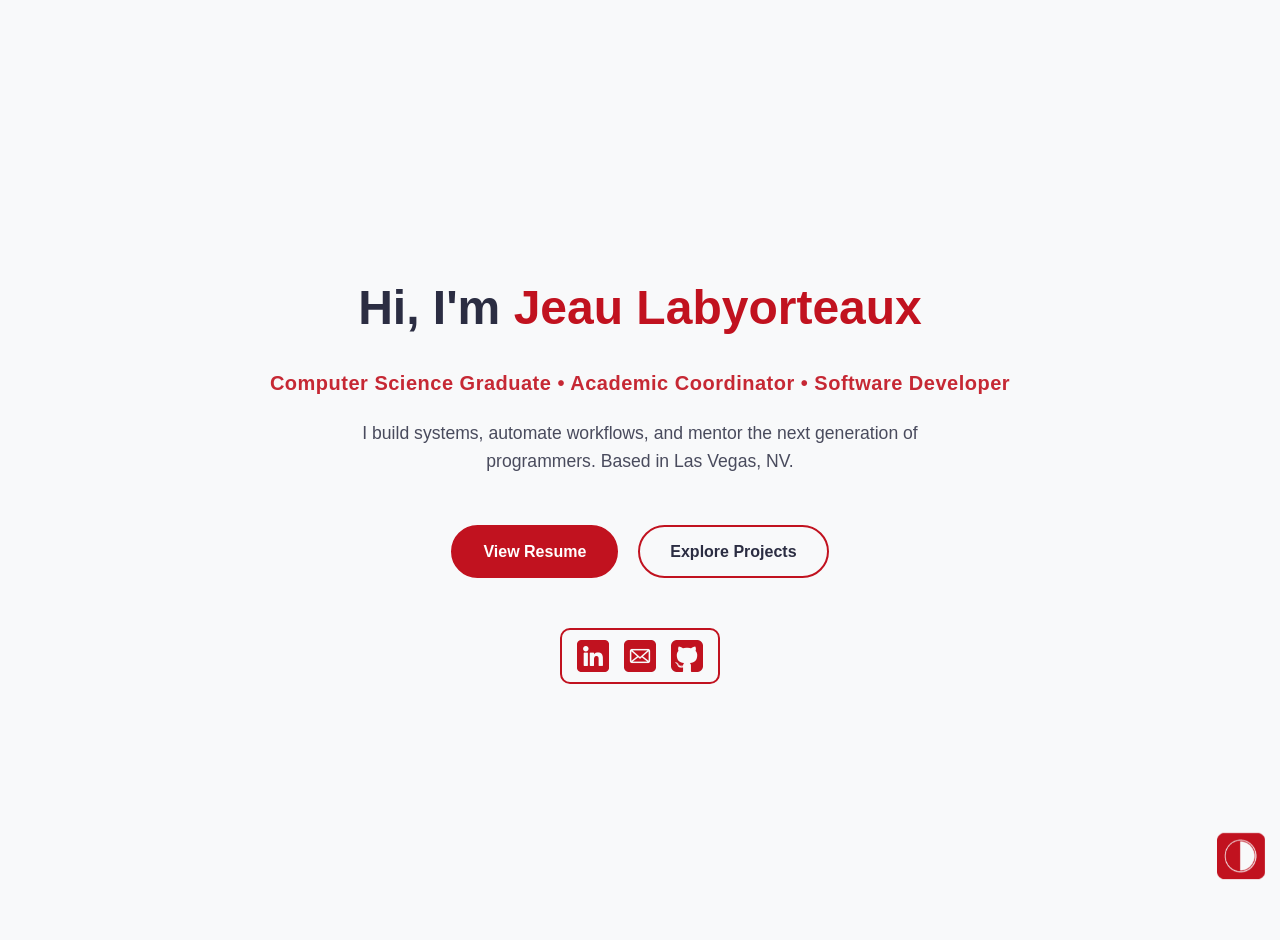
<file: index.html>
<!DOCTYPE html>
<html lang="en">

<head>
  <meta name="viewport" content="width=device-width, initial-scale=1.0" charset="UTF-8">
  <title>Jeau Labyorteaux | Portfolio</title>
  <script>
        const savedTheme = localStorage.getItem('theme');
        const systemPrefersDark = window.matchMedia('(prefers-color-scheme: dark)').matches;
        
        if (savedTheme === 'dark' || (!savedTheme && systemPrefersDark)) {
            document.documentElement.classList.add('dark-mode');
        }
  </script>
  
  <link rel="stylesheet" href="css/style.css">
</head>

<body class="landing-page">
<div class="landing-container">
  
  <header class="hero">
    <h1 class="hero-title">Hi, I'm <span class="highlight">Jeau Labyorteaux</span></h1>
    <p class="hero-subtitle">
      Computer Science Graduate • Academic Coordinator • Software Developer
    </p>
    <p class="hero-description">
      I build systems, automate workflows, and mentor the next generation of programmers. 
      Based in Las Vegas, NV.
    </p>
  </header>

  <div class="cta-container">
    <a href="resume.html" class="btn btn-primary">View Resume</a>
    <a href="projects.html" class="btn btn-secondary">Explore Projects</a>
  </div>

  <footer class="landing-footer">
    <div class="contact-info">
      <a href="https://www.linkedin.com/in/jeau-labyorteaux-8024b3222" target="_blank"><img src="assets/images/linkedin.png" alt="LinkedIn"></a>
      <a href="mailto:jeau711@gmail.com" target="_blank"><img src="assets/images/mail.png" alt="Email"></a>
      <a href="https://github.com/JeauLabyorteaux" target="_blank"><img src="assets/images/github.png" alt="GitHub"></a>
    </div>
  </footer>

</div>

<script src="js/script.js"></script>
</body>
</html>
</file>
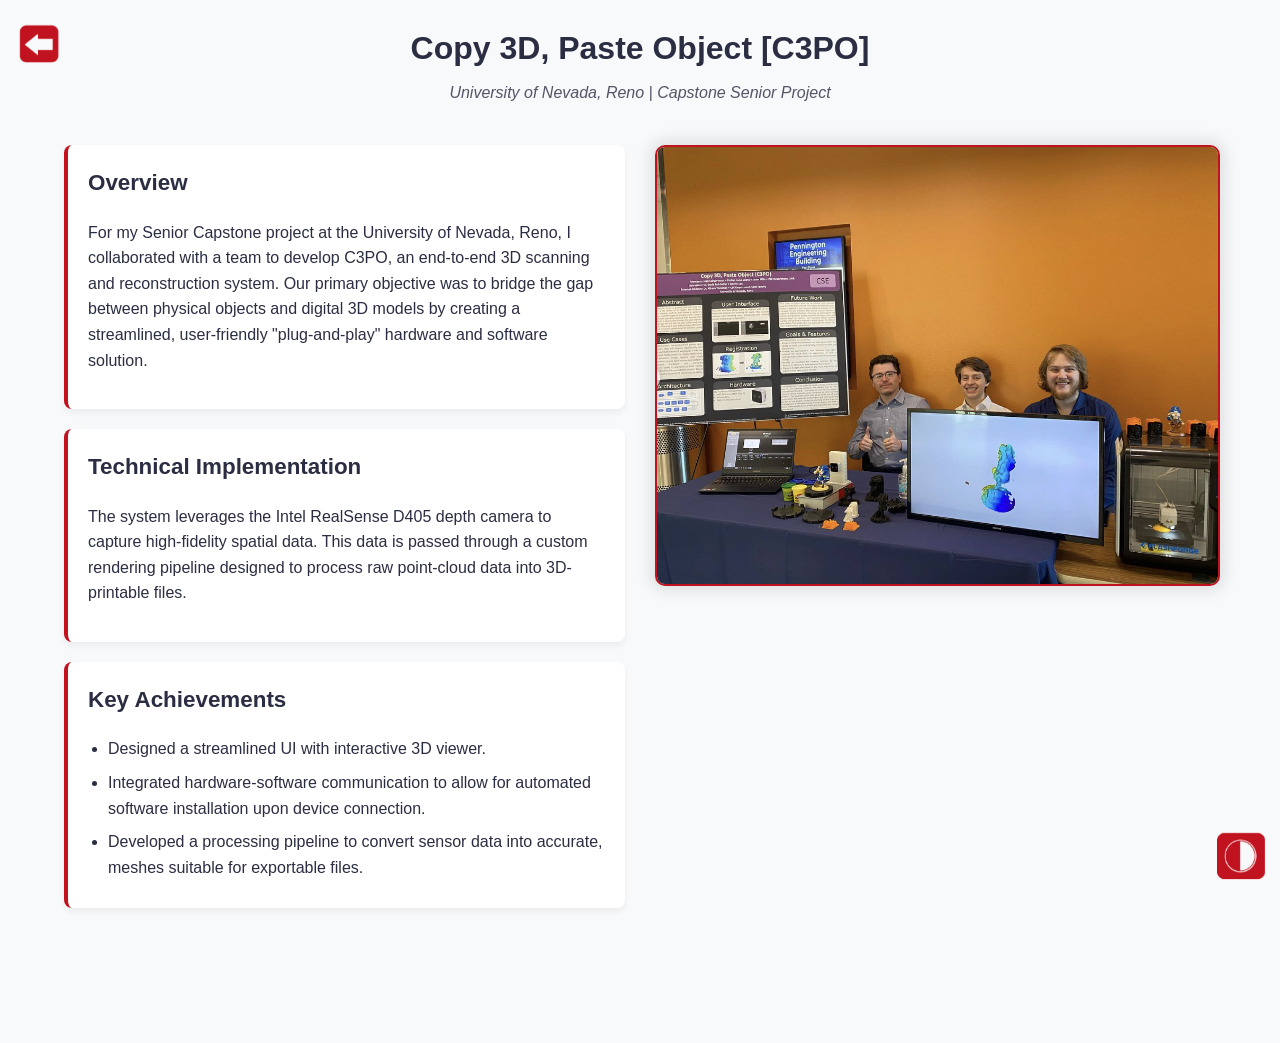
<file: c3po.html>
<!DOCTYPE html>
<html lang="en">
<head>
    <meta charset="UTF-8">
    <meta name="viewport" content="width=device-width, initial-scale=1.0">
    <script>
        const savedTheme = localStorage.getItem('theme');
        const systemPrefersDark = window.matchMedia('(prefers-color-scheme: dark)').matches;
        
        if (savedTheme === 'dark' || (!savedTheme && systemPrefersDark)) {
            document.documentElement.classList.add('dark-mode');
        }
    </script>
    <style>
        .image-me{
            opacity: 0;
            }
    </style>
    <link rel="stylesheet" href="css/style.css">
    <title>C3PO</title>
</head>
<body class="project-page">
    <button class="theme-toggle" id="back-to-home">
  <img src="assets/images/back.png" class="back-icon" alt="Go Back to Home">
</button>
    <header>
    <h1>Copy 3D, Paste Object [C3PO]</h1>
    <p>University of Nevada, Reno | Capstone Senior Project</p>
    </header>
    <div class="project-layout">
        <div class="project-column">
            <div class="project-info-card">
                <h2>Overview</h2>
                <p>
                    For my Senior Capstone project at the University of Nevada, Reno, I collaborated with a team to develop C3PO, an end-to-end 3D scanning and reconstruction system. 
                    Our primary objective was to bridge the gap between physical objects and digital 3D models by creating a streamlined, user-friendly "plug-and-play" hardware and software solution.
                </p>
            </div>

            <div class="project-info-card">
                <h2>Technical Implementation</h2>
                <p>
                    The system leverages the Intel RealSense D405 depth camera to capture high-fidelity spatial data. 
                    This data is passed through a custom rendering pipeline designed to process raw point-cloud data into 3D-printable files. 
                </p>
            </div>

            <div class="project-info-card">
                <h2>Key Achievements</h2>
                <ul> 
                    <li>Designed a streamlined UI with interactive 3D viewer.</li> 
                    <li>Integrated hardware-software communication to allow for automated software installation upon device connection.</li>
                    <li>Developed a processing pipeline to convert sensor data into accurate, meshes suitable for exportable files.</li>
                </ul>
            </div>
        </div>
        <div class="project-column">
            <div class="group-pic">
                <img src="assets/images/c3po_original.png" alt="C3PO Innovation Day 2023 Group Photo" class="image-default">
                <img src="assets/images/c3po_me.png" alt="C3PO Innovation Day 2023 Group Photo ME" class="image-me">
            </div>
        </div>
    </div>
    
<script src="js/script.js"></script>
</body>
</html>
</file>
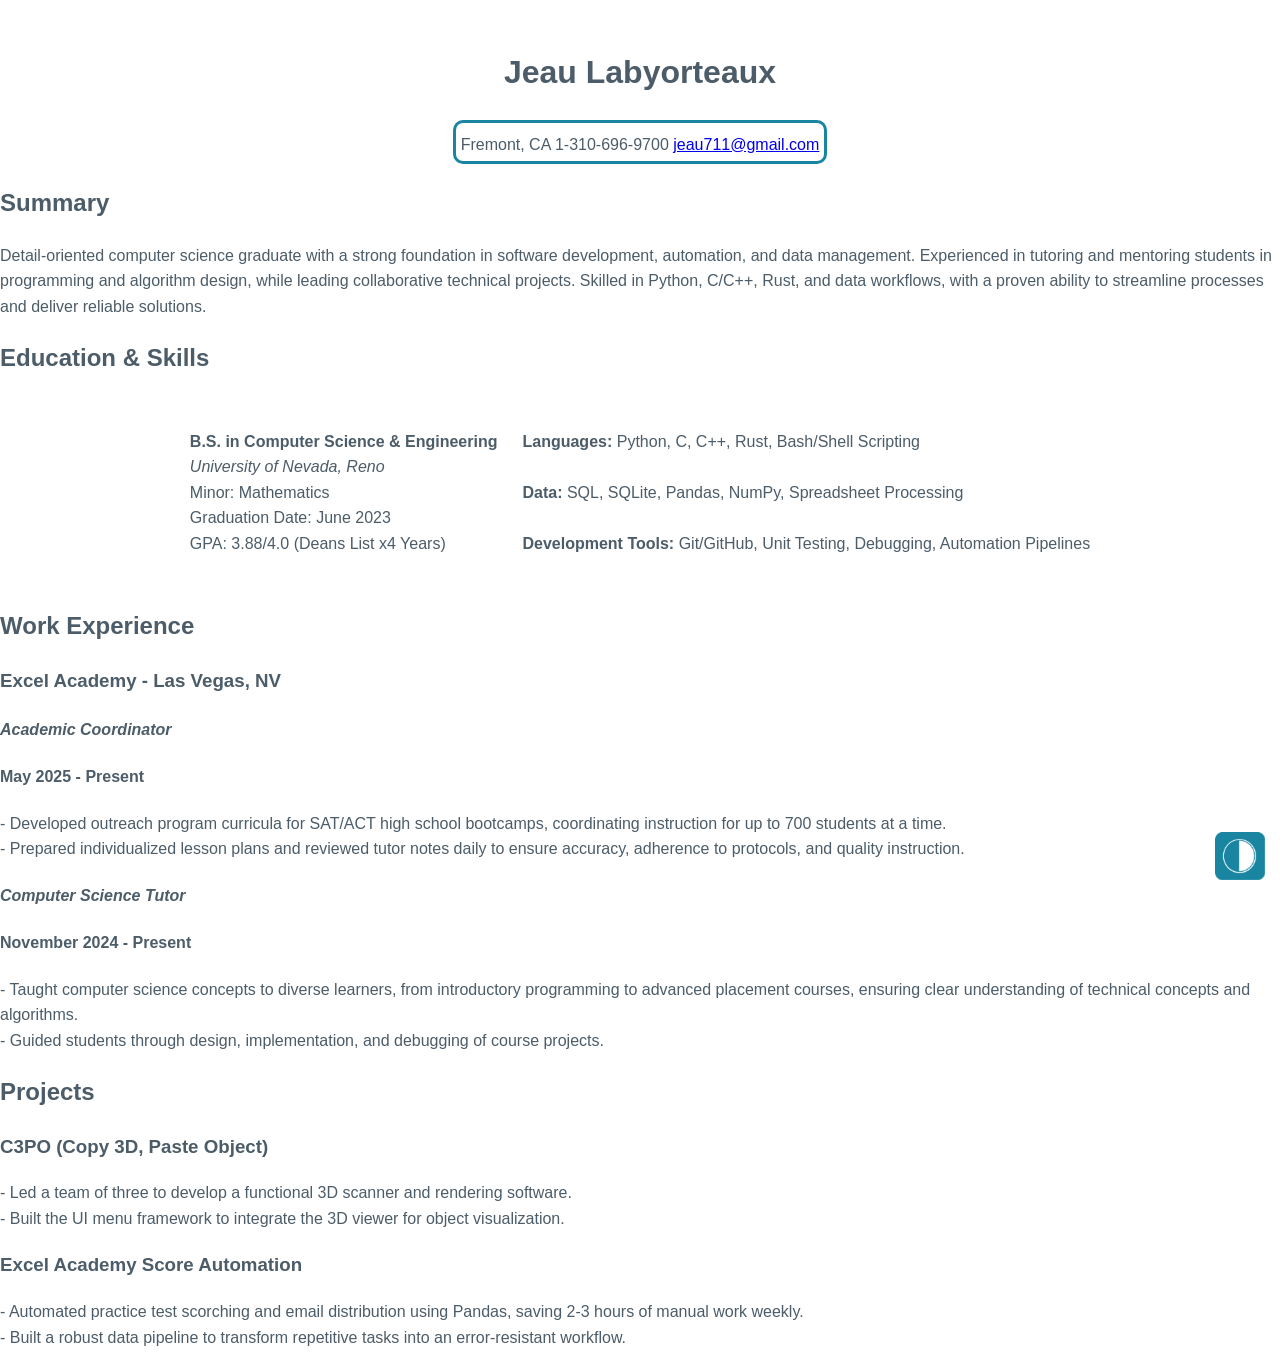
<file: index_original.html>
<!DOCTYPE html>
<html lang="en">

<head>
  <meta charset="UTF-8">
  <title>Jeau Labyorteaux</title>
  <link rel="stylesheet" href="style.css">
</head>

<body>

  <header>
    <h1>Jeau Labyorteaux</h1>

    <div class="contact-info">
      <span>Fremont, CA</span>
      <span>1-310-696-9700</span>
      <a href="mailto:jeau711@gmail.com">jeau711@gmail.com</a>
    </div>
  </header>

  <h2>Summary</h2>
  <p>
    Detail-oriented computer science graduate with a strong foundation in software development, 
    automation, and data management. Experienced in tutoring and mentoring students in programming 
    and algorithm design, while leading collaborative technical projects. Skilled in Python, C/C++, 
    Rust, and data workflows, with a proven ability to streamline processes and deliver reliable solutions.
  </p>

  <h2>Education & Skills</h2>
  <table class="table-class">
    <tr>
      <td>
        <p>
          <b>B.S. in Computer Science & Engineering</b><br>
          <i>University of Nevada, Reno</i><br>
          Minor: Mathematics<br>
          Graduation Date: June 2023<br>
          GPA: 3.88/4.0 (Deans List x4 Years)
        </p>
      </td>
      <td>
        <p>
          <b>Languages:</b> Python, C, C++, Rust, Bash/Shell Scripting<br><br>
          <b>Data:</b> SQL, SQLite, Pandas, NumPy, Spreadsheet Processing<br><br>
          <b>Development Tools:</b> Git/GitHub, Unit Testing, Debugging, Automation Pipelines
        </p>
      </td>
    </tr>
  </table>

  <h2>Work Experience</h2>

  <h3>Excel Academy - Las Vegas, NV</h3>
  <h4><i>Academic Coordinator</i></h4>
  <h4>May 2025 - Present</h4>
  <p>
    - Developed outreach program curricula for SAT/ACT high school bootcamps, coordinating instruction for up to 700 students at a time.<br>
    - Prepared individualized lesson plans and reviewed tutor notes daily to ensure accuracy, adherence to protocols, and quality instruction.
  </p>

  <h4><i>Computer Science Tutor</i></h4>
  <h4>November 2024 - Present</h4>
  <p>
    - Taught computer science concepts to diverse learners, from introductory programming to advanced placement courses, 
      ensuring clear understanding of technical concepts and algorithms.<br>
    - Guided students through design, implementation, and debugging of course projects.
  </p>

  <h2>Projects</h2>

  <h3>C3PO (Copy 3D, Paste Object)</h3>
  <p>
    - Led a team of three to develop a functional 3D scanner and rendering software.<br>
    - Built the UI menu framework to integrate the 3D viewer for object visualization.
  </p>

  <h3>Excel Academy Score Automation</h3>
  <p>
    - Automated practice test scorching and email distribution using Pandas, saving 2-3 hours of manual work weekly.<br>
    - Built a robust data pipeline to transform repetitive tasks into an error-resistant workflow.
  </p>

  <script src="script.js"></script>
</body>

</html>
</file>
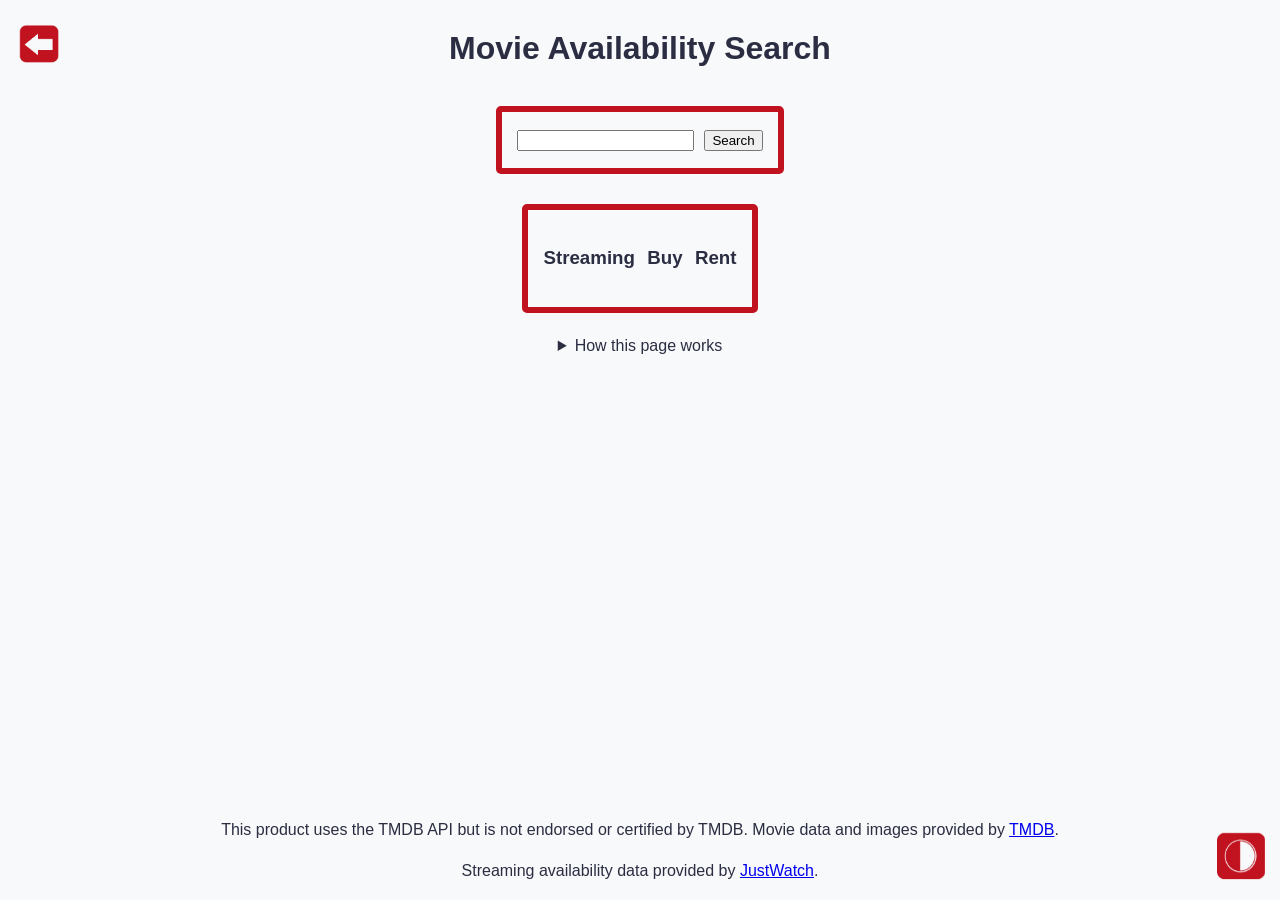
<file: movie_search.html>
<!DOCTYPE html>
<html lang="en">
<head>
    <meta charset="UTF-8">
    <meta name="viewport" content="width=device-width, initial-scale=1.0">
    <title>Movie Search</title>
    <script>
        const savedTheme = localStorage.getItem('theme');
        const systemPrefersDark = window.matchMedia('(prefers-color-scheme: dark)').matches;
        
        if (savedTheme === 'dark' || (!savedTheme && systemPrefersDark)) {
            document.documentElement.classList.add('dark-mode');
        }
  </script>
    <link rel="stylesheet" href="css/style.css">
</head>
<body class="movie_db">

    <button class="theme-toggle" id="movie-search-back">
        <img src="assets/images/back.png" class="back-icon" alt="Go Back to Home">
    </button>

    <header>
        <h1>Movie Availability Search</h1>
    </header>
    

    <div class="container">
        <div class="col">
            <input type="text" id="myInput">
        </div>

        <div class="col">
            <button id="search">Search</button>
        </div>
    </div>

    <div class="container">
        <div class="col">
            <h3>Streaming</h3>
            <ul class="streaming-list">

            </ul>
        </div>

        <div class="col">
            <h3>Buy</h3>
            <ul class="buy-list">
                
            </ul>
        </div>

        <div class="col">
            <h3>Rent</h3>
            <ul class="rent-list">
                
            </ul>
        </div>
    </div>

    <details class="moviedb_details">
        <summary>How this page works</summary>
            <p>When you hit search, your request is sent to an AWS (Amazon Web Services) Lambda function. Acting as a secure middleman, this function allows us to query the movie database APIs while keeping our private access keys hidden.<br><br>
                The Lambda function receives your request, communicates with the TMDB and JustWatch APIs, and retrieves the latest streaming and rental information.<br><br>
                While your first search of the day might take a brief moment to wake up the system, subsequent searches are typically much faster, as the system stays warmed up and ready to process your request instantly.<br>
            </p>
    </details>

    <div class="legal">
    <!-- TMDB Legal Disclaimer (Mandatory Wording) -->
    <p class="attribution-text">
        This product uses the TMDB API but is not endorsed or certified by TMDB. 
        Movie data and images provided by <a href="https://www.themoviedb.org" target="_blank" rel="noopener">TMDB</a>.
    </p>
    
    <!-- JustWatch Legal Disclaimer & Branded Anchor Link (Mandatory Wording) -->
    <p class="attribution-text">
        Streaming availability data provided by <a href="https://www.justwatch.com" target="_blank" rel="noopener">JustWatch</a>.
    </p>
</div>
    <script src="js/movie_db.js"></script>
</body>
</html>
</file>
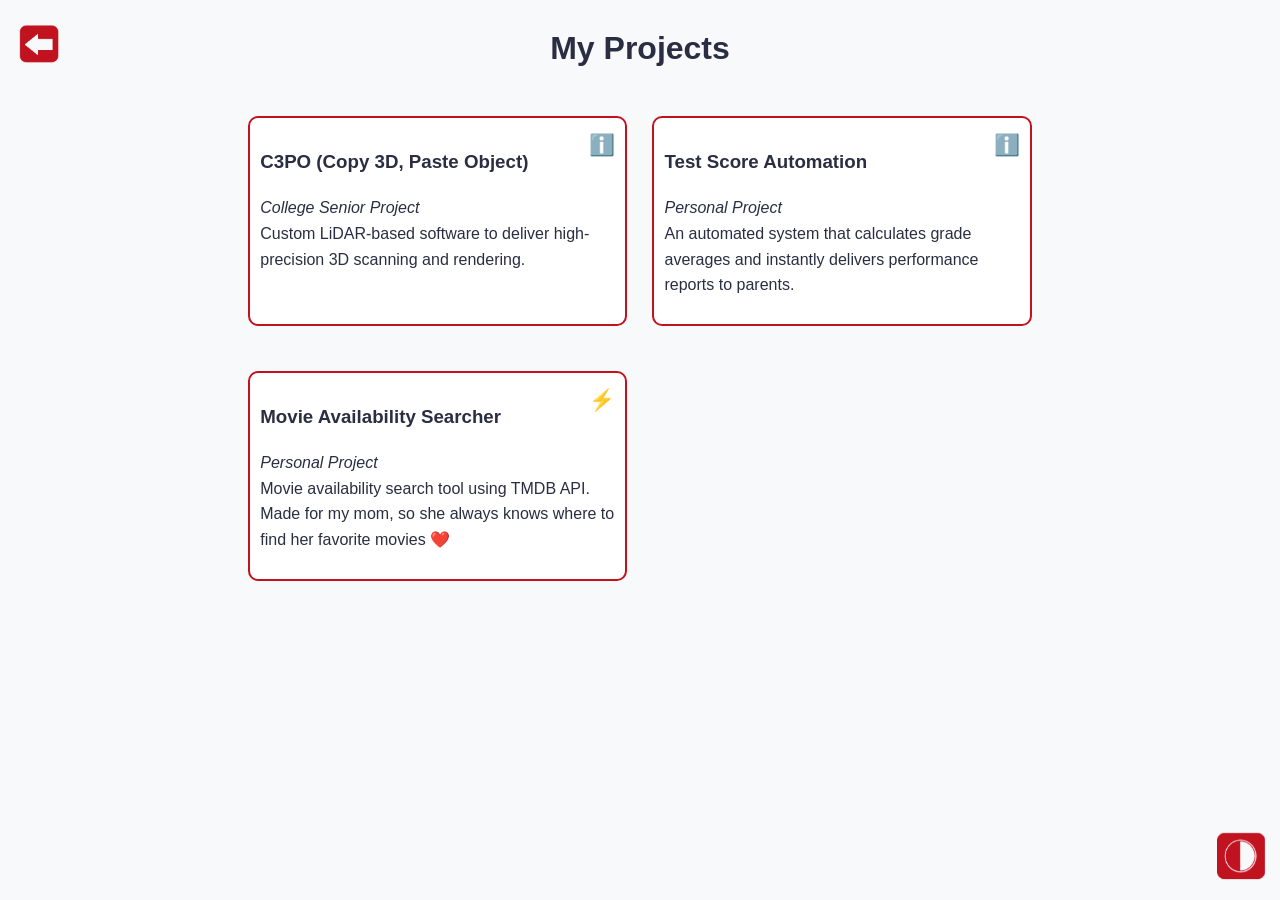
<file: projects.html>
<!DOCTYPE html>
<html lang="en">
<head>
    <meta charset="UTF-8">
    <title>My Projects</title>
    <script>
        const savedTheme = localStorage.getItem('theme');
        const systemPrefersDark = window.matchMedia('(prefers-color-scheme: dark)').matches;
        
        if (savedTheme === 'dark' || (!savedTheme && systemPrefersDark)) {
            document.documentElement.classList.add('dark-mode');
        }
    </script>
    <link rel="stylesheet" href="css/style.css">
</head>
<body>

    <div class="nav-controls">
        <button class="control-btn" id="resume-back">
            <img src="assets/images/back.png" class="back-icon" alt="Go Back to Home">
        </button>
    </div>

    <header>
        <h1>My Projects</h1>
    </header>

    <div class="container">
        
        <!-- Projects -->
        <div class="project-grid" style="display: grid; grid-template-columns: repeat(auto-fit, minmax(300px, 1fr)); gap: 25px;">
            
            
            <div class="project-card" id="c3po_project">
                <span class="badge">ℹ️</span>
                <h3>C3PO (Copy 3D, Paste Object)</h3>
                <p><i>College Senior Project</i><br>
                    Custom LiDAR-based software to deliver high-precision 3D scanning and rendering.
                </p>
               
            </div>

            <div class="project-card" id="score_send">
                <span class="badge">ℹ️</span>
                <h3>Test Score Automation</h3>
                <p><i>Personal Project</i><br>
                An automated system that calculates grade averages and instantly delivers performance reports to parents.</p>
            </div>

            <div class="project-card" id="movie_project">
                <span class="badge">⚡</span>
                <h3>Movie Availability Searcher</h3>
                <p><i>Personal Project</i><br>Movie availability search tool using TMDB API.<br>
                    Made for my mom, so she always knows where to find her favorite movies ❤️
                </p>
            </div>

        </div>
    </div>

    <script src="js/script.js"></script>

</body>
</html>
</file>
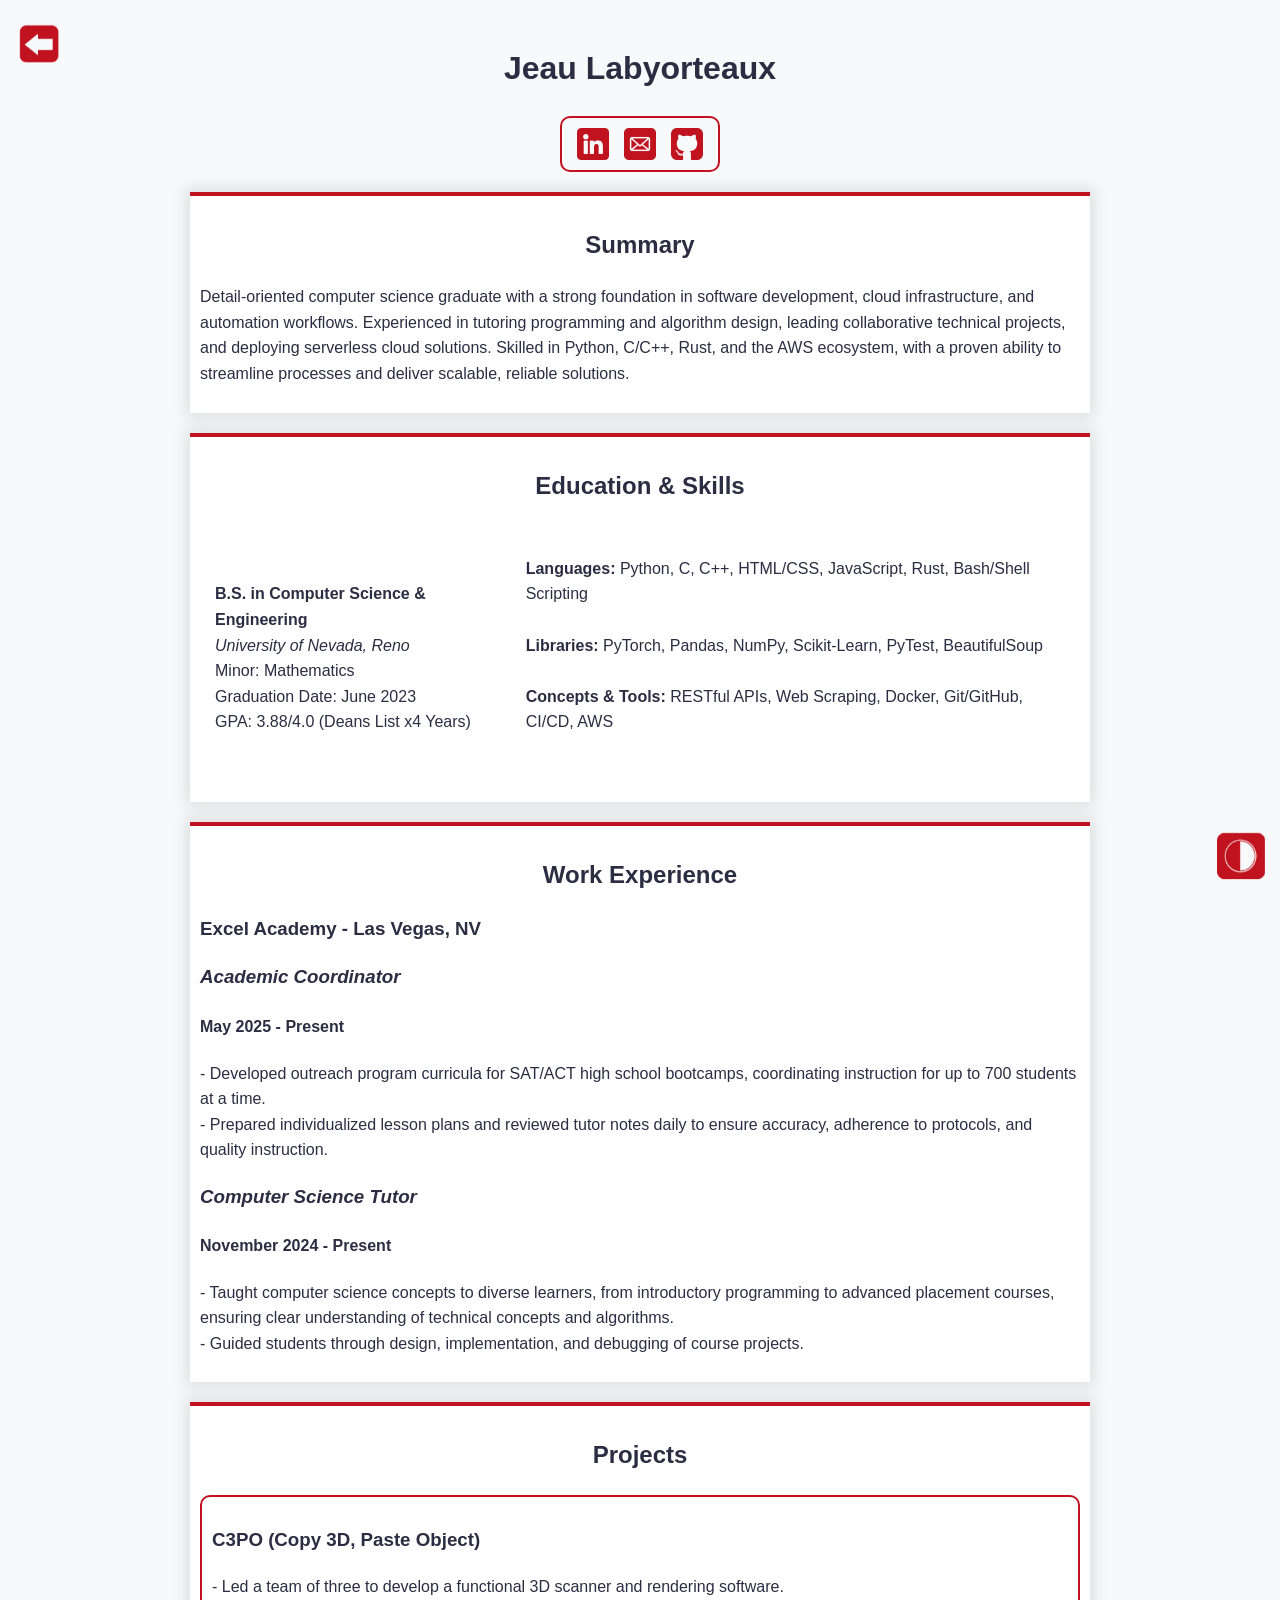
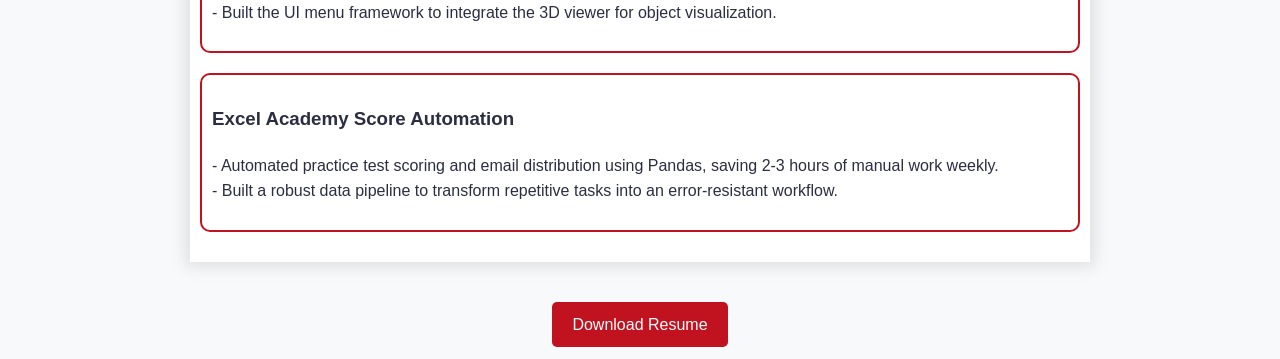
<file: resume.html>
<!DOCTYPE html>
<html lang="en">

<head>
  <meta name="viewport" content="width=device-width, initial-scale=1.0" charset="UTF-8">
  <title>Jeau Labyorteaux</title>
  <script>
        const savedTheme = localStorage.getItem('theme');
        const systemPrefersDark = window.matchMedia('(prefers-color-scheme: dark)').matches;
        
        if (savedTheme === 'dark' || (!savedTheme && systemPrefersDark)) {
            document.documentElement.classList.add('dark-mode');
        }
  </script>
  
  <link rel="stylesheet" href="css/style.css">
</head>

<body class="resume">

<button class="theme-toggle" id="resume-back">
  <img src="assets/images/back.png" class="back-icon" alt="Go Back to Home">
</button>

<div class="container">
  <header>
    <h1>Jeau Labyorteaux</h1>

    <div class="contact-info">
      <a href="https://www.linkedin.com/in/jeau-labyorteaux-8024b3222" target="_blank"><img src="assets/images/linkedin.png"></a>
      <a href="mailto:jeau711@gmail.com" target="_blank"> <img src="assets/images/mail.png"></a>
      <a href="https://github.com/JeauLabyorteaux" target="_blank"><img src="assets/images/github.png"></a>
    </div>
  </header>

  <section id="summary" class="section-card">
  <h2>Summary</h2>
  <p>
    Detail-oriented computer science graduate with a strong foundation in software development, cloud
    infrastructure, and automation workflows. Experienced in tutoring programming and algorithm design, leading
    collaborative technical projects, and deploying serverless cloud solutions. Skilled in Python, C/C++, Rust, and
    the AWS ecosystem, with a proven ability to streamline processes and deliver scalable, reliable solutions.
  </p>
  </section>

  <section id = "education", class = "section-card">
  <h2>Education & Skills</h2>
  <table class="table-class">
    <tr>
      <td>
        <p>
          <b>B.S. in Computer Science & Engineering</b><br>
          <i>University of Nevada, Reno</i><br>
          Minor: Mathematics<br>
          Graduation Date: June 2023<br>
          GPA: 3.88/4.0 (Deans List x4 Years)
        </p>
      </td>
      <td>
        <p>
          <b>Languages:</b> Python, C, C++, HTML/CSS, JavaScript, Rust,  Bash/Shell Scripting<br><br>
          <b>Libraries:</b> PyTorch, Pandas, NumPy, Scikit-Learn, PyTest, BeautifulSoup <br><br>
          <b>Concepts & Tools:</b> RESTful APIs, Web Scraping, Docker, Git/GitHub, CI/CD, AWS<br><br>
        </p>
      </td>
    </tr>
  </table>
  </section>

  <section id = "experience", class = "section-card">
  <h2>Work Experience</h2>

  <h3>Excel Academy - Las Vegas, NV</h3>
  <h3><i>Academic Coordinator</i></h3>
  <h4>May 2025 - Present</h4>
    <p>
      - Developed outreach program curricula for SAT/ACT high school bootcamps, coordinating instruction for up to 700 students at a time.<br>
      - Prepared individualized lesson plans and reviewed tutor notes daily to ensure accuracy, adherence to protocols, and quality instruction.
    </p>

  <h3><i>Computer Science Tutor</i></h3>
  <h4>November 2024 - Present</h4>
  <p>
    - Taught computer science concepts to diverse learners, from introductory programming to advanced placement courses, 
      ensuring clear understanding of technical concepts and algorithms.<br>
    - Guided students through design, implementation, and debugging of course projects.
  </p>
  </section>

  <section id="projects", class = "section-card">
  <h2>Projects</h2>
  <div id="c3po_project" class="project-card">
  <h3>C3PO (Copy 3D, Paste Object)</h3>
  <p>
    - Led a team of three to develop a functional 3D scanner and rendering software.<br>
    - Built the UI menu framework to integrate the 3D viewer for object visualization.
  </p>
  </div>
  

  <div id = "score_send" class="project-card">
  <h3>Excel Academy Score Automation</h3>
  <p>
    - Automated practice test scoring and email distribution using Pandas, saving 2-3 hours of manual work weekly.<br>
    - Built a robust data pipeline to transform repetitive tasks into an error-resistant workflow.
  </p>
  </div>
  </section>
</div>
<div class="download">
      <a href="assets/docs/Labyorteaux_Jeau_Resume.pdf" target="_blank" class="download-resume-button">Download Resume</a>
</div>

  <script src="js/script.js"></script>

</body>

</html>
</file>
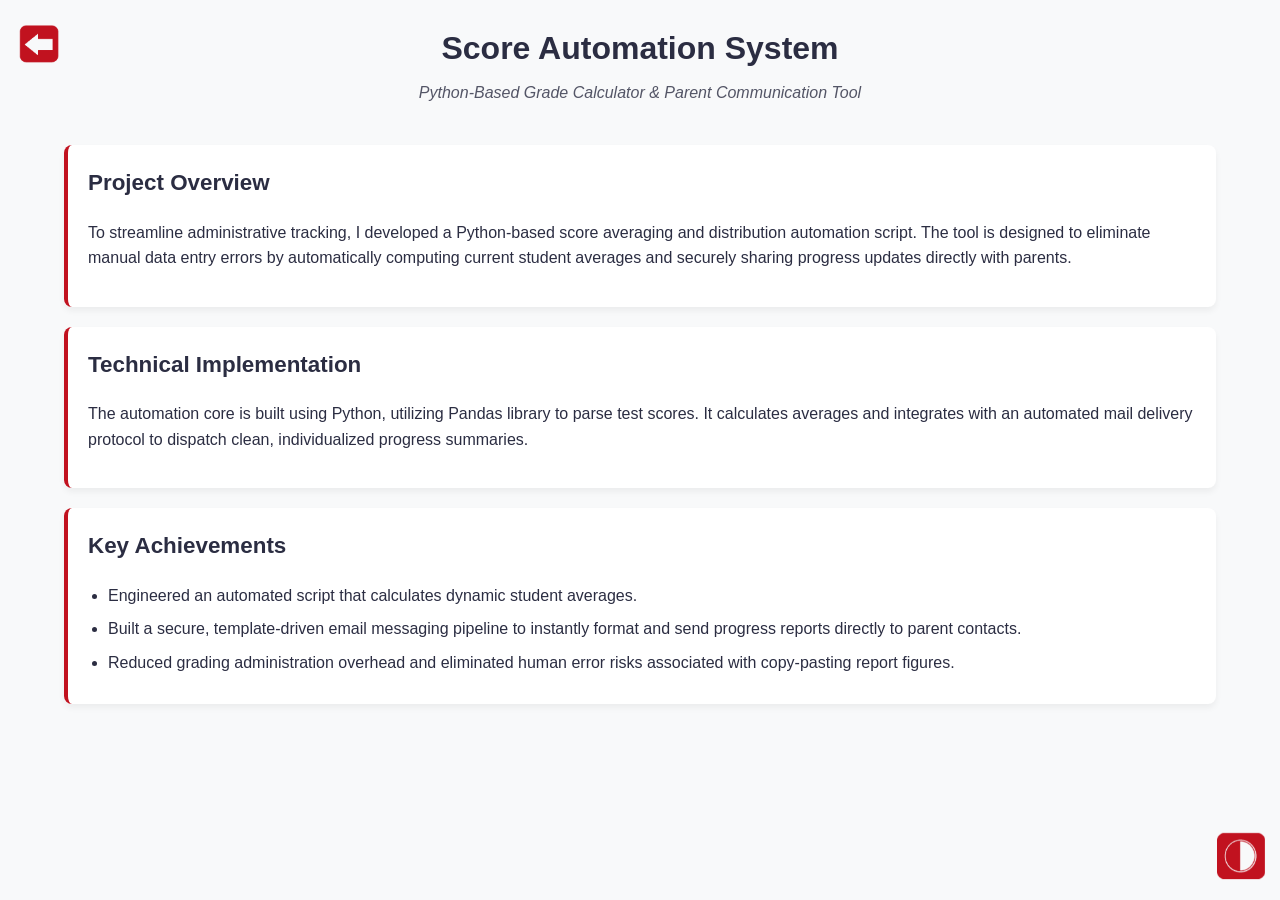
<file: score_sender.html>
<!DOCTYPE html>
<html lang="en">
<head>
    <meta charset="UTF-8">
    <meta name="viewport" content="width=device-width, initial-scale=1.0">
    <script>
        const savedTheme = localStorage.getItem('theme');
        const systemPrefersDark = window.matchMedia('(prefers-color-scheme: dark)').matches;
        
        if (savedTheme === 'dark' || (!savedTheme && systemPrefersDark)) {
            document.documentElement.classList.add('dark-mode');
        }
    </script>
    <link rel="stylesheet" href="css/style.css">
    <title>Score Automation Project</title>
</head>
<body class="project-page">
    <button class="theme-toggle" id="back-to-home">
  <img src="assets/images/back.png" class="back-icon" alt="Go Back to Home">
</button>
    <!-- Main header updated to center properly using your .project-page styles -->
    <header>
        <h1>Score Automation System</h1>
        <p>Python-Based Grade Calculator & Parent Communication Tool</p>
    </header>

    <div class="project-layout">
        <!-- Left Column: Project Details -->
        <div class="project-column">
            <div class="project-info-card">
                <h2>Project Overview</h2>
                <p>
                    To streamline administrative tracking, I developed a Python-based score averaging and distribution automation script. The tool is designed to eliminate manual data entry errors by automatically computing current student averages and securely sharing progress updates directly with parents.
                </p>
            </div>

            <div class="project-info-card">
                <h2>Technical Implementation</h2>
                <p>
                    The automation core is built using Python, utilizing Pandas library to parse test scores. It calculates averages and integrates with an automated mail delivery protocol to dispatch clean, individualized progress summaries.
                </p>
            </div>

            <div class="project-info-card">
                <h2>Key Achievements</h2>
                <ul> 
                    <li>Engineered an automated script that calculates dynamic student averages.</li> 
                    <li>Built a secure, template-driven email messaging pipeline to instantly format and send progress reports directly to parent contacts.</li>
                    <li>Reduced grading administration overhead and eliminated human error risks associated with copy-pasting report figures.</li>
                </ul>
            </div>
        </div>
    </div>
    
<script src="js/script.js"></script>
</body>
</html>
</file>
<file: css/style.css>
:root {
  color-scheme: light dark;
  --bg: #f8f9fa;
  --text-color: #2b2d42;
  --primary-color: #c1121f;
  --card-bg: #ffffff;
}

/* main body of resume/landing files */
body {
  /* set main font for the page */
  font-family: 'Trebuchet MS', 'Segoe UI', sans-serif;

  /* formatting, give lines room to breathe and tighten margins */
  line-height: 1.6;
  margin: 0 auto;

  /* set background color and text color of body elements */
  background-color: var(--bg);
  color: var(--text-color);
  
  min-height: 100vh;
  display: flex;
  flex-direction: column;
}

/* main body of html file */
html.dark-mode {
  --bg: #0a0a0a; /* Abyss Black */
  --text-color: #f1f1f1; /* Stark White */
  --primary-color: #ff2a2a; /* Glowing Crimson Red */
  --card-bg: #1a1a1a; /* Dark Gunmetal Gray */
}

header {
  text-align: center; 
  font-size: 1rem;
}

/* ==========================================================================
   LANDING PAGE SPECIFIC STYLES
   ========================================================================== */

.landing-page {
  justify-content: center; /* Centers content vertically on the viewport */
  align-items: center;
  padding: 20px;
}

.landing-container {
  max-width: 800px;
  width: 100%;
  margin: 0 auto;
  text-align: center;
  display: flex;
  flex-direction: column;
  gap: 30px;
}

/* Hero elements */
.hero {
  margin-bottom: 10px;
}

.hero-title {
  font-size: 3rem;
  margin-bottom: 15px;
  font-weight: 700;
  color: var(--text-color);
}

.hero-title .highlight {
  color: var(--primary-color);
}

.hero-subtitle {
  font-size: 1.25rem;
  font-weight: 600;
  letter-spacing: 0.5px;
  margin-bottom: 20px;
  color: var(--primary-color);
  opacity: 0.9;
}

.hero-description {
  font-size: 1.1rem;
  max-width: 600px;
  margin: 0 auto;
  opacity: 0.85;
}

/* CTA Buttons */
.cta-container {
  display: flex;
  justify-content: center;
  gap: 20px;
  flex-wrap: wrap;
  margin-top: 10px;
}

.btn {
  display: inline-block;
  padding: 12px 30px;
  font-size: 1rem;
  font-weight: bold;
  text-decoration: none;
  border-radius: 30px;
  transition: transform 0.2s ease, box-shadow 0.2s ease, background-color 0.2s ease;
  cursor: pointer;
}

.btn-primary {
  background-color: var(--primary-color);
  color: #ffffff;
  border: 2px solid var(--primary-color);
}

.btn-primary:hover {
  transform: translateY(-3px);
  /* Updated shadow to match red theme */
  box-shadow: 0 8px 15px rgba(255, 42, 42, 0.3);
  background-color: #8b0000; /* Darker blood red on hover */
  border-color: #8b0000;
}

.btn-secondary {
  background-color: transparent;
  color: var(--text-color);
  border: 2px solid var(--primary-color);
}

.btn-secondary:hover {
  transform: translateY(-3px);
  /* Updated shadow to match red theme */
  box-shadow: 0 8px 15px rgba(255, 42, 42, 0.15);
  background-color: var(--card-bg);
}

.landing-footer {
  margin-top: 20px;
}

/* ==========================================================================
   PORTFOLIO & RESUME PAGES STYLES (PRESERVED)
   ========================================================================== */

/* main container for resume body */
.container {
  max-width: 900px;
  margin: 0 auto;
  padding: 20px;
}

.theme-toggle {
  appearance: none;      
  -webkit-appearance: none; 
  background-color: transparent;
  border: 0;
  width: auto;
  height: auto;
}

/* light/dark mode button */
.mode-icon {
  position: fixed;
  bottom: 20px;
  right: 15px;
  width: 3rem;         /* Uniform size */
  height: 3rem;        /* Uniform size */
  object-fit: contain;
  z-index: 1000;
  transition: transform 0.2s ease;
}

.mode-icon:hover {
  transform: scale(1.1); 
}

/* Fixed positioning for back button */
#back-to-home, #resume-back, #movie-search-back {
  position: fixed;
  top: 20px;
  left: 15px;
  z-index: 1000; 
  background: transparent;
  border: none;
  padding: 0;
  cursor: pointer;
  width: 3rem;         /* Match container size with mode icon */
  height: 3rem;
}

.back-icon {
  width: 100%;         /* Fill the container perfectly */
  height: 100%;
  object-fit: contain;
  transition: transform 0.2s ease;
}

.back-icon:hover {
  transform: scale(1.1);
}

/* contact info class */
.contact-info {
  display: flex;
  justify-content: center;
  align-items: center;
  gap: 15px; /* Neatly spaces out the icons */
  width: max-content;
  border: 2px solid var(--primary-color);
  border-radius: 10px;
  padding: 10px 15px;
  margin: 0 auto 20px auto;
  line-height: 0;
}

/* Force all contact PNG icons to a clean, unified size */
.contact-info img {
  width: 2rem;        /* Strict, uniform width */
  height: 2rem;       /* Strict, uniform height */
  object-fit: contain; /* Prevents squishing or stretching */
  transition: transform 0.2s ease;
}

.contact-info a:hover img {
  transform: scale(1.15); /* Adds a subtle, satisfying pop when hovered */
}
/* project cards */
.project-card {
  position: relative;
  background-color: var(--card-bg);
  border: 2px solid var(--primary-color);
  padding: 10px;
  margin-bottom: 20px;
  border-radius: 10px;
  transition: transform 0.3s, box-shadow 0.5s;
  cursor: pointer;
}

.badge {
    position: absolute;
    top: 10px;
    right: 10px; 
    font-size: 1.3rem;
    cursor: help; 
}

.project-card:hover {
  transform: translateY(-5px);
  box-shadow: 0 10px 15px -3px rgba(0, 0, 0, 0.3); /* Slightly darkened shadow */
}

/* section cards */
.section-card {
  background-color: var(--card-bg);
  border-top: 4px solid var(--primary-color);
  padding: 10px;
  margin-bottom: 20px;
  box-shadow: 0 0 15px 5px rgba(0, 0, 0, 0.1);
}

/* table class */
.table-class {
  border-collapse: separate;
  border-spacing: 5px;
  margin: 0 auto;
}

.table-class td {
  padding: 10px;
}

/* PAGE: RESUME */
.resume h2 {
  text-align: center;
}

.download {
  text-align: center;
  padding-bottom: 12px;
}

.download-resume-button {
  display: inline-block;
  padding: 10px 20px;
  border-radius: 5px;
  background-color: var(--primary-color);
  color: white;
  text-decoration: none;
  transition: transform 0.3s ease;
}

.download-resume-button:hover {
  transform: scale(1.1);
}

/* PAGE: PROJECT DETAILS */
.project-page h1 {
  text-align: center;
  margin-bottom: 5px;
}

.project-page h1 + p {
  text-align: center;
  font-style: italic;
  margin-top: 0;
  margin-bottom: 40px;
  opacity: 0.8;
}

.project-page h2 {
  margin-top: 0;
  font-size: 1.4rem;
}

.project-layout {
  display: flex;
  gap: 30px;      
  align-items: flex-start;           
  flex-wrap: wrap;         
  max-width: 90vw;     
  margin: 0 auto;        
  width: 100%;  
}

.project-column {
  flex: 1;                  
  min-width: 300px;         
}

.project-info-card {
  background-color: var(--card-bg);
  border-left: 4px solid var(--primary-color);
  padding: 20px;
  margin-bottom: 20px;
  border-radius: 8px;
  box-shadow: 0 4px 6px rgba(0, 0, 0, 0.05);
  transition: transform 0.3s ease, box-shadow 0.3s ease;
}

.group-pic {
  background-color: transparent;
  border-left: none;
  padding: 0;
  box-shadow: none;
}

.project-page ul {
  padding-left: 20px;
  margin-bottom: 0;
}

.project-page li {
  margin-bottom: 8px;
}

.group-pic img {
  max-width: 100%;
  height: auto;
  border-radius: 10px;
  border: 2px solid var(--primary-color);
  box-shadow: 0 0 15px 5px rgba(0, 0, 0, 0.1); 
}

#project-back {
  border: 1px solid var(--primary-color);
  color: var(--primary-color);
  background-color: var(--card-bg);
  text-align: center;
  text-decoration: none;
  cursor: pointer;
  font-size: 18px;
  margin-top: 20px;
}

/* MOVIE DB */
body.movie_db {
  min-height: 100vh;
  display: flex;
  flex-direction: column;
}

.movie_db .container {
  display: flex;
  max-width: 600px;
  flex-direction: row;
  justify-content: center;
  width: max-content;
  border: solid;
  border-width: 6px;
  border-color: var(--primary-color);
  border-radius: 5px;
  padding: 10px;
  margin-top: 10px;
  margin-bottom: 20px;
}

.movie_db .col {
  padding: 5px;
}

.movie_db .col h3 {
  text-align: center;
}

.legal {
  text-align: center;
  margin-top: auto;
  bottom: 20px;
}

.moviedb_details{
  text-align: center; 
  margin-bottom: 20px; 
  cursor: pointer;
}
</file>
<file: style.css>
:root {
  color-scheme: light dark;
  /* Background color for page and base text color for page*/
  --bg: #ffffff;
  --text-color: #4c5c68;
  /* main color */
  --primary-color: #1985a1;
  /* color for card backgrounds*/
  --card-bg: #f1f1f1;
}

/*main body of resume file*/
body {
  /* set main font for the page */
  font-family: 'Trebuchet MS', 'Segoe UI', sans-serif;

  /*formatting, give lines room to breath and tighen margins*/
  line-height: 1.6;
  margin: 0 auto;

  /*set background color and text color of body elements*/
  background-color: var(--bg);
  color: var(--text-color);
}

/*main body of html file*/
html.dark-mode {
  /* Background color for page and base text color for page*/
  --bg: #515151;
  --text-color: #ffffff;
  /* main color */
  --primary-color: #1985a1;
  /* color for card backgrounds*/
  --card-bg: #5c5b5b;
}

header {
  text-align: center; 
  font-size: 1rem;
}

/*CLASSES*/

/*main container for resume body*/
.container {
  /*set max width of resume*/
  max-width: 900px;
  /*center resume on page (0 margin top and bottom, auto centered on sides)*/
  margin: 0 auto;
}

.theme-toggle {
  appearance: none;      
  -webkit-appearance: none; 
  background-color: transparent;
  border: 0;
  width: auto;
  height: auto;
}

/* light/dark mode button*/
.mode-icon {
  position: fixed;
  bottom: 20px;
  right: 15px;
  width: 50px; 
  height: auto; 
  
  z-index: 1000; /* Ensures it stays on top of other elements */
  transition: transform 0.2s ease;
}

.mode-icon:hover {
  transform: scale(1.1); 
}

/* back button*/
.back-icon {
  top: 20px;
  left: 15px;
  width: 50px; 
  height: auto; 
  position: fixed;
  
  z-index: 1000; /* Ensures it stays on top of other elements */
  transition: transform 0.2s ease;
}

.back-icon:hover {
  transform: scale(1.1); /* Subtle pop on hover */
}

/*contact info class*/
.contact-info {
  width: max-content;
  border: solid;
  border-color: var(--primary-color);
  border-radius: 10px;

  padding: 9px 5px 4px 5px;
  margin: auto auto 20px auto;
}

.contact-info img {
  max-width: 4rem;
  width: 100%;
  height: auto;
}

/*project cards*/
.project-card {
  /*set unique background color and color highlight*/
  background-color: var(--card-bg);
  border: 2px solid var(--primary-color);

  /*padding protecting div content from div*/
  padding: 10px;

  /*padding to come after div box, separating project cards*/
  margin-bottom: 20px;

  /*give the edges of the div a nice curve*/
  border-radius: 10px;

  transition: transform 0.3s, box-shadow 0.5s;
  cursor: pointer;
}

/*hover, build in function, change elements to this code when hover over project card*/
.project-card:hover {
  /*change how elements in project card look when they are hovered over*/
  transform: translateY(-5px);
  box-shadow: 0 10px 15px -3px rgba(0, 0, 0, 0.1);
}

/*section cards*/
.section-card {
  /*set unique background color and color highlight*/
  background-color: var(--card-bg);
  border-top: 4px solid var(--primary-color);

  /*padding protecting div content from div*/
  padding: 10px;

  /*padding to come after div box, separating project cards*/
  margin-bottom: 20px;

  /*x offset / y offset / blur / spread 0 0 15 5 for center shadow*/
  box-shadow: 0 0 15px 5px rgba(0, 0, 0, 0.1);
}

/*table class*/
.table-class {
  border-collapse: separate;
  border-spacing: 5px;
  margin: 0 auto;
}

/*table item*/
.table-class td {
  padding: 10px;
}

/* PAGE: RESUME*/

/*general headers*/
.resume h2 {
  text-align: center;
}

.download {
  text-align: center;
  padding-bottom: 12px;
}

.download-resume-button {
  display: inline-block;
  padding: 10px 20px;
  border-radius: 5px;

  /*color styling*/
  background-color: var(--primary-color);
  color: white;

  /*remove underline*/
  text-decoration: none;

  transition: transform 0.3s ease;
}

.download-resume-button:hover {
  transform: scale(1.1);
}

/* PAGE: PROJECT DETAILS */
.project-page h1 {
  text-align: center;
  margin-bottom: 5px;
}

.project-page h1 + p {
  text-align: center;
  font-style: italic;
  margin-top: 0;
  margin-bottom: 40px;
  opacity: 0.8;
}

.project-page h2 {
  margin-top: 0;
  font-size: 1.4rem;
}

.project-layout {
  display: flex;
  gap: 30px;      
  align-items: flex-start;           
  flex-wrap: wrap;         
  max-width: 90vw;     /* Limits how wide your multi-column section can get */
  margin: 0 auto;        /* Centers the entire layout section on the screen */
  width: 100%;  
}

.project-column {
  flex: 1;                  
  min-width: 300px;         
}

.project-info-card {
  background-color: var(--card-bg);
  border-left: 4px solid var(--primary-color);
  padding: 20px;
  margin-bottom: 20px;
  border-radius: 8px;
  box-shadow: 0 4px 6px rgba(0, 0, 0, 0.05);
  transition: transform 0.3s ease, box-shadow 0.3s ease;
}

.group-pic {
  background-color: transparent;
  border-left: none;
  padding: 0;
  box-shadow: none;
}

.project-page ul {
  padding-left: 20px;
  margin-bottom: 0;
}

.project-page li {
  margin-bottom: 8px;
}

/* Project Details Image */
.group-pic img {
  max-width: 100%;
  height: auto;
  border-radius: 10px;
  border: 2px solid var(--primary-color);
  box-shadow: 0 0 15px 5px rgba(0, 0, 0, 0.1); /* The even 'glow' effect */
}

/*Back button for Project pages*/
#project-back {
  border: 1px solid var(--primary-color);

  color: var(--primary-color);
  background-color: var(--card-bg);

  text-align: center;
  text-decoration: none;

  cursor: pointer;
  font-size: 18px;

  margin-top: 20px;
}

/*MOVIE DB*/
body.movie_db {
  min-height: 100vh;
  display: flex;
  flex-direction: column;
}

.movie_db .container {
  display: flex;
  max-width: 600px;
  flex-direction: row;

  justify-content: center;
  width: max-content;

  border: solid;
  border-width: 6px;
  border-color: var(--primary-color);
  border-radius: 5px;

  padding: 10px;

  margin-top: 10px;
  margin-bottom: 20px;
}

.movie_db .col {
  padding: 5px;
}

.movie_db .col h3 {
  text-align: center;
}

.legal {
  text-align: center;
  margin-top: auto;
  bottom: 20px;
}
</file>
